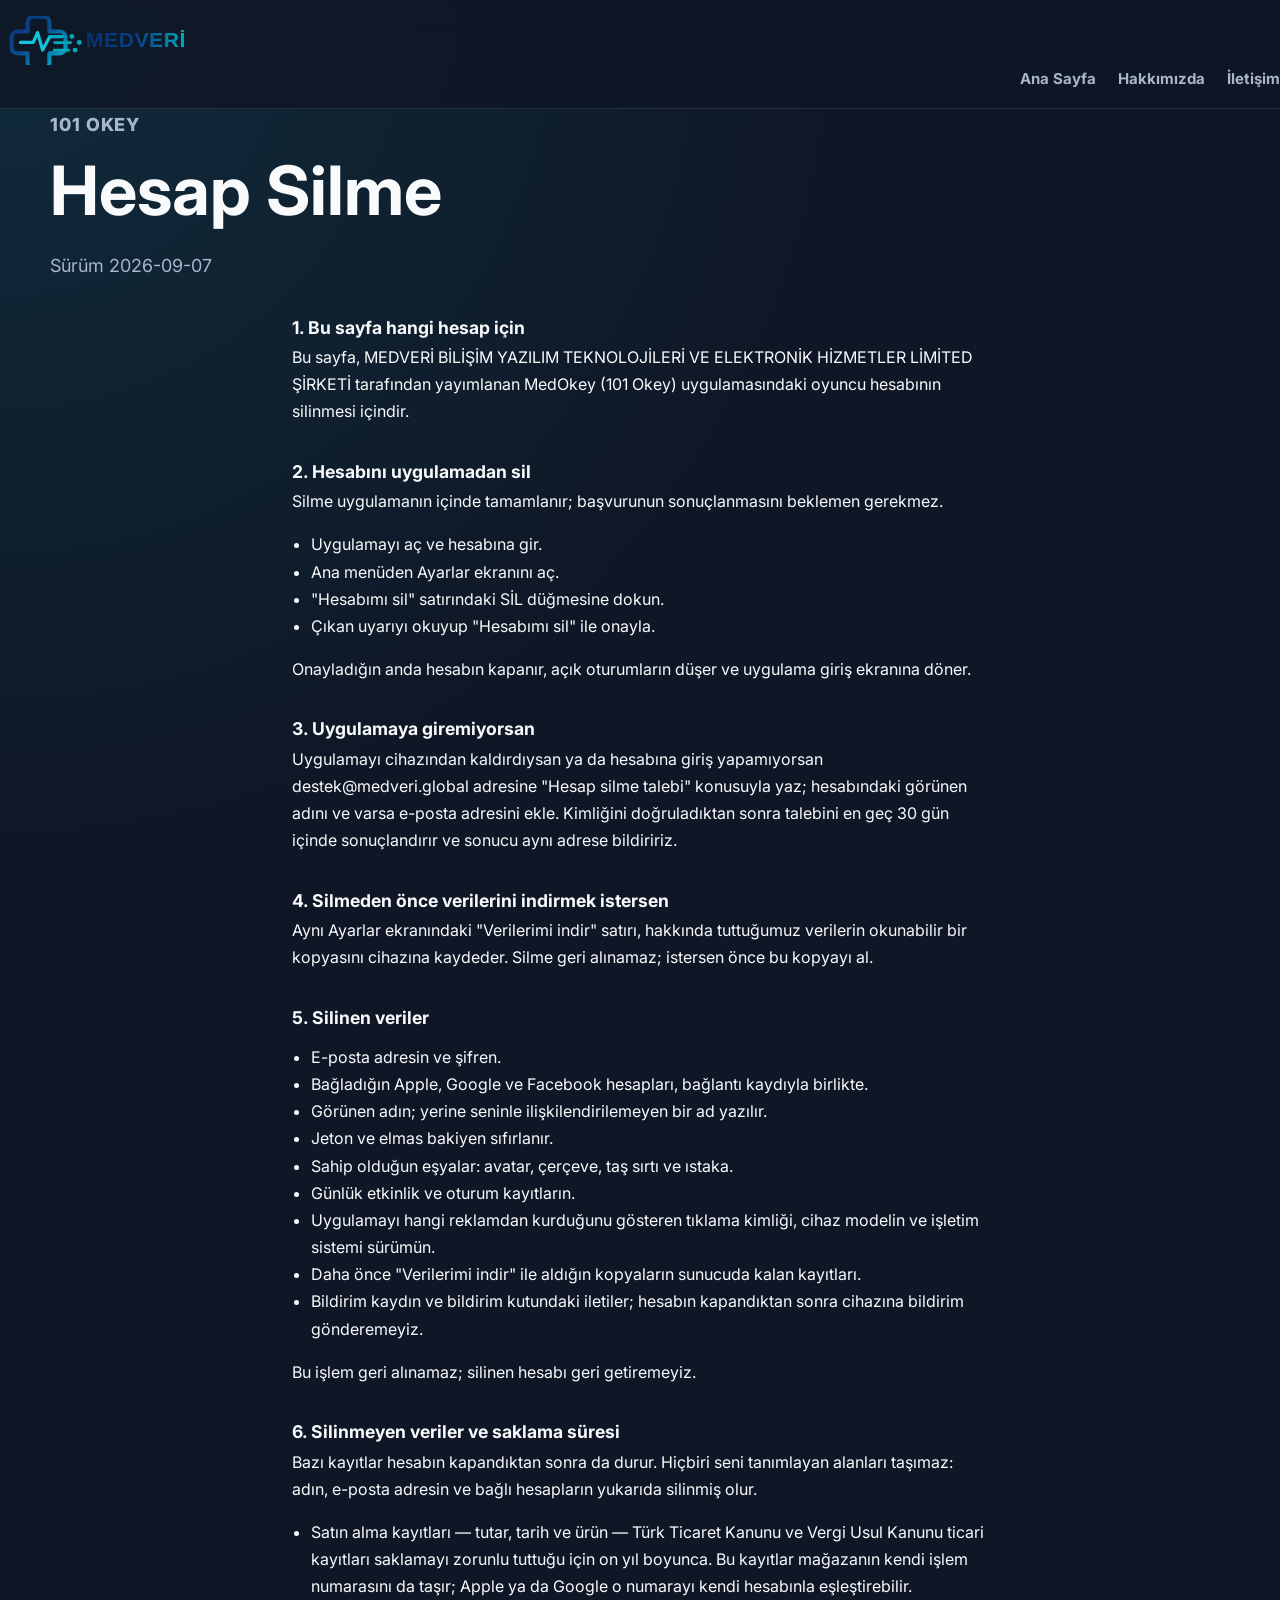
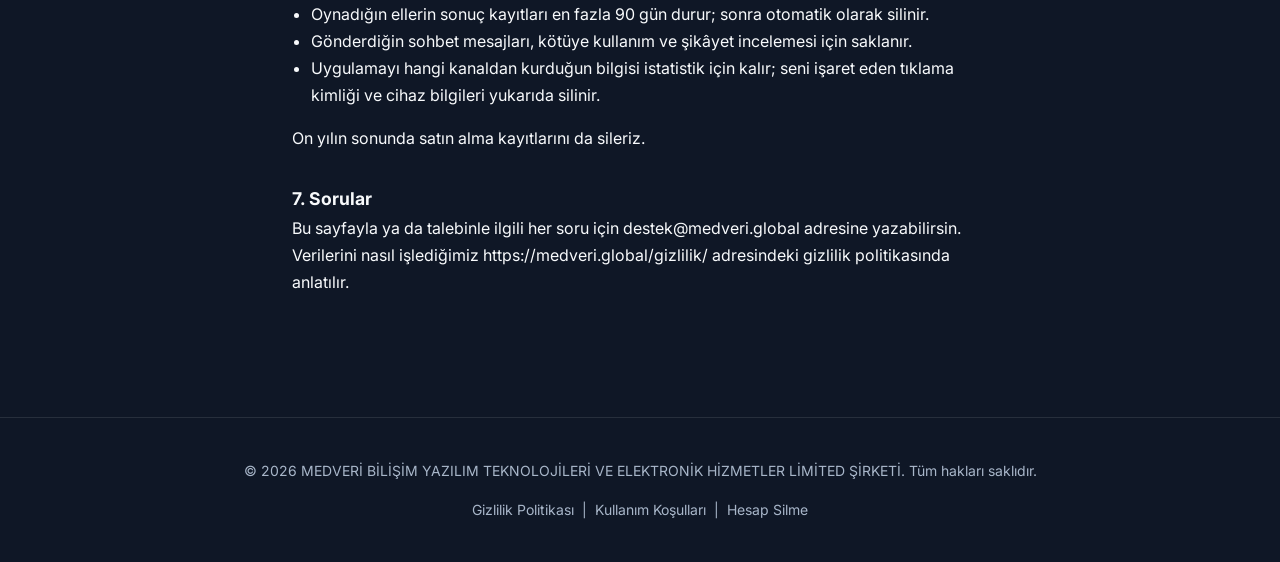
<file: delete/index.html>
<!doctype html>
<html lang="tr">
<head>
  <meta charset="utf-8">
  <meta name="viewport" content="width=device-width, initial-scale=1">
  <title>Hesap Silme - Medveri</title>
  <meta name="description" content="101 Okey hesap silme sayfasi.">
  <link rel="canonical" href="https://medveri.global/hesap-silme/">
  <meta http-equiv="refresh" content="0; url=/hesap-silme/">
  <link rel="icon" type="image/svg+xml" href="/favicon.svg">
  <link rel="stylesheet" href="/style.css">
</head>
<body>
  <main style="max-width:46rem;margin:0 auto;padding:4rem 1.25rem">
    <h1>Hesap Silme</h1>
    <p>Hesap silme sayfasi <a href="/hesap-silme/">medveri.global/hesap-silme</a> adresine tasindi.</p>
  </main>
  <script>location.replace('/hesap-silme/');</script>
</body>
</html>
</file>
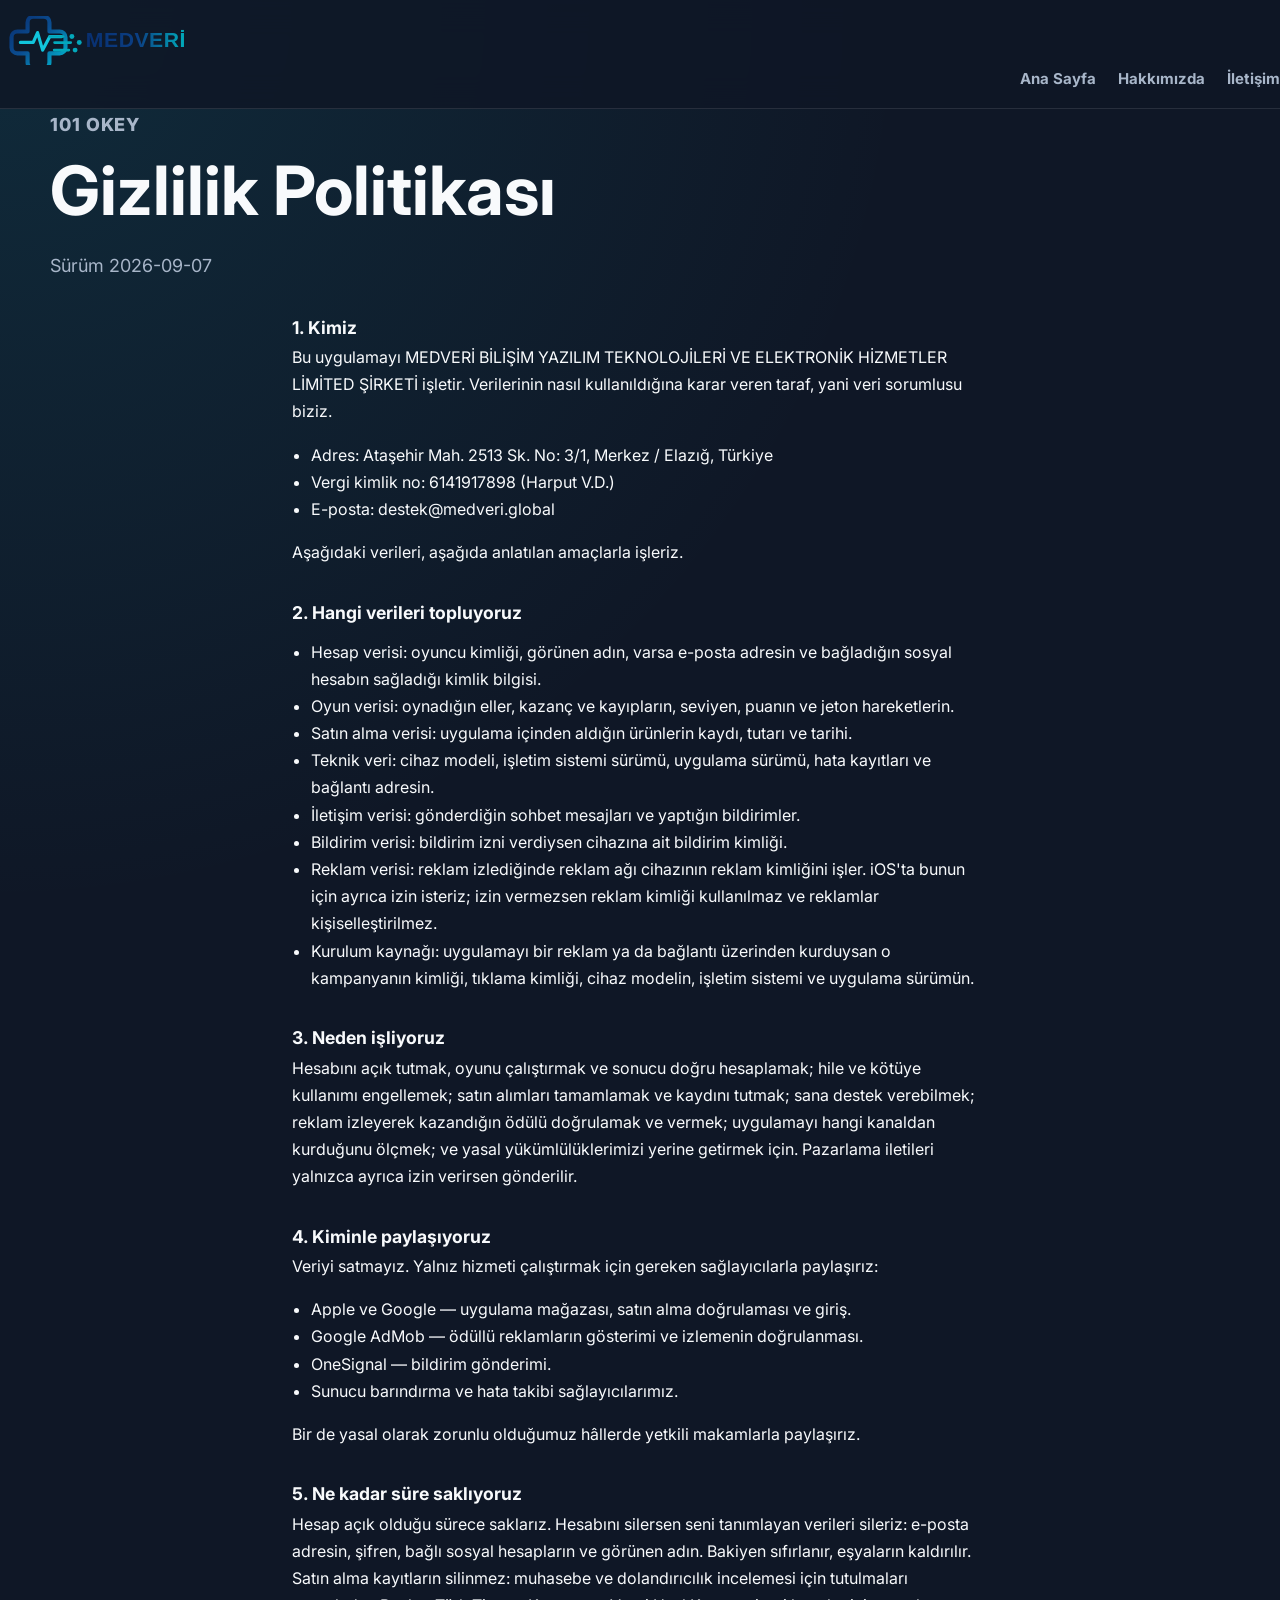
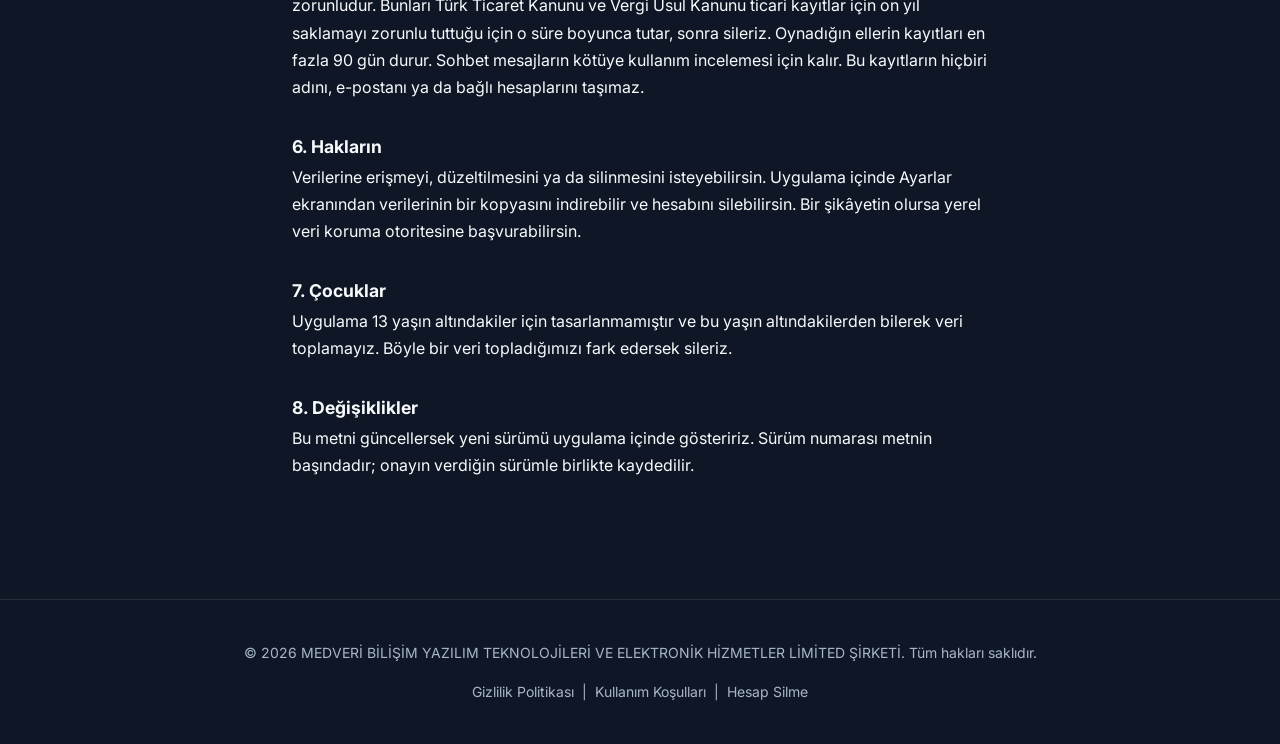
<file: gizlilik/index.html>
<!doctype html>
<html lang="tr">
<head>
  <meta charset="utf-8">
  <meta name="viewport" content="width=device-width, initial-scale=1">
  <title>Gizlilik Politikası - Medveri</title>
  <meta name="description" content="101 Okey gizlilik politikası. S&uuml;r&uuml;m 2026-09-07.">
  <link rel="canonical" href="https://medveri.global/gizlilik/">
  <link rel="icon" type="image/svg+xml" href="/favicon.svg">
  <link rel="alternate icon" type="image/svg+xml" href="/logo.svg">
  <link rel="preconnect" href="https://fonts.googleapis.com">
  <link rel="preconnect" href="https://fonts.gstatic.com" crossorigin>
  <link href="https://fonts.googleapis.com/css2?family=Inter:wght@400;500;600;700;800&display=swap" rel="stylesheet">
  <link rel="stylesheet" href="/style.css">
  <style>
    .legal { max-width: 46rem; margin: 0 auto; padding: 0 1.25rem 4rem; }
    .legal h2 { margin: 2.2rem 0 .4rem; font-size: 1.1rem; }
    .legal p, .legal li { line-height: 1.7; }
    .legal ul { padding-left: 1.2rem; }
    .legal .version { opacity: .7; font-size: .92rem; }
  </style>
</head>
<body>
  <header class="site-header">
    <a class="brand" href="/" aria-label="Medveri ana sayfa">
      <img src="/logo.svg" alt="Medveri">
    </a>
    <nav class="nav" aria-label="Ana menu">
      <a href="/">Ana Sayfa</a>
      <a href="/about/">Hakk&#305;m&#305;zda</a>
      <a href="/contact/">&#304;leti&#351;im</a>
    </nav>
  </header>

  <main>
    <section class="page-hero">
      <p class="eyebrow">101 Okey</p>
      <h1>Gizlilik Politikası</h1>
      <p class="version">S&uuml;r&uuml;m 2026-09-07</p>
    </section>
    <section class="legal">
<h2>1. Kimiz</h2>
<p>Bu uygulamayı MEDVERİ BİLİŞİM YAZILIM TEKNOLOJİLERİ VE ELEKTRONİK HİZMETLER LİMİTED ŞİRKETİ işletir. Verilerinin nasıl kullanıldığına karar veren taraf, yani veri sorumlusu biziz.</p>
<ul><li>Adres: Ataşehir Mah. 2513 Sk. No: 3/1, Merkez / Elazığ, Türkiye</li><li>Vergi kimlik no: 6141917898 (Harput V.D.)</li><li>E-posta: destek@medveri.global</li></ul>
<p>Aşağıdaki verileri, aşağıda anlatılan amaçlarla işleriz.</p>
<h2>2. Hangi verileri topluyoruz</h2>
<ul><li>Hesap verisi: oyuncu kimliği, görünen adın, varsa e-posta adresin ve bağladığın sosyal hesabın sağladığı kimlik bilgisi.</li><li>Oyun verisi: oynadığın eller, kazanç ve kayıpların, seviyen, puanın ve jeton hareketlerin.</li><li>Satın alma verisi: uygulama içinden aldığın ürünlerin kaydı, tutarı ve tarihi.</li><li>Teknik veri: cihaz modeli, işletim sistemi sürümü, uygulama sürümü, hata kayıtları ve bağlantı adresin.</li><li>İletişim verisi: gönderdiğin sohbet mesajları ve yaptığın bildirimler.</li><li>Bildirim verisi: bildirim izni verdiysen cihazına ait bildirim kimliği.</li><li>Reklam verisi: reklam izlediğinde reklam ağı cihazının reklam kimliğini işler. iOS&#x27;ta bunun için ayrıca izin isteriz; izin vermezsen reklam kimliği kullanılmaz ve reklamlar kişiselleştirilmez.</li><li>Kurulum kaynağı: uygulamayı bir reklam ya da bağlantı üzerinden kurduysan o kampanyanın kimliği, tıklama kimliği, cihaz modelin, işletim sistemi ve uygulama sürümün.</li></ul>
<h2>3. Neden işliyoruz</h2>
<p>Hesabını açık tutmak, oyunu çalıştırmak ve sonucu doğru hesaplamak; hile ve kötüye kullanımı engellemek; satın alımları tamamlamak ve kaydını tutmak; sana destek verebilmek; reklam izleyerek kazandığın ödülü doğrulamak ve vermek; uygulamayı hangi kanaldan kurduğunu ölçmek; ve yasal yükümlülüklerimizi yerine getirmek için. Pazarlama iletileri yalnızca ayrıca izin verirsen gönderilir.</p>
<h2>4. Kiminle paylaşıyoruz</h2>
<p>Veriyi satmayız. Yalnız hizmeti çalıştırmak için gereken sağlayıcılarla paylaşırız:</p>
<ul><li>Apple ve Google — uygulama mağazası, satın alma doğrulaması ve giriş.</li><li>Google AdMob — ödüllü reklamların gösterimi ve izlemenin doğrulanması.</li><li>OneSignal — bildirim gönderimi.</li><li>Sunucu barındırma ve hata takibi sağlayıcılarımız.</li></ul>
<p>Bir de yasal olarak zorunlu olduğumuz hâllerde yetkili makamlarla paylaşırız.</p>
<h2>5. Ne kadar süre saklıyoruz</h2>
<p>Hesap açık olduğu sürece saklarız. Hesabını silersen seni tanımlayan verileri sileriz: e-posta adresin, şifren, bağlı sosyal hesapların ve görünen adın. Bakiyen sıfırlanır, eşyaların kaldırılır. Satın alma kayıtların silinmez: muhasebe ve dolandırıcılık incelemesi için tutulmaları zorunludur. Bunları Türk Ticaret Kanunu ve Vergi Usul Kanunu ticari kayıtlar için on yıl saklamayı zorunlu tuttuğu için o süre boyunca tutar, sonra sileriz. Oynadığın ellerin kayıtları en fazla 90 gün durur. Sohbet mesajların kötüye kullanım incelemesi için kalır. Bu kayıtların hiçbiri adını, e-postanı ya da bağlı hesaplarını taşımaz.</p>
<h2>6. Hakların</h2>
<p>Verilerine erişmeyi, düzeltilmesini ya da silinmesini isteyebilirsin. Uygulama içinde Ayarlar ekranından verilerinin bir kopyasını indirebilir ve hesabını silebilirsin. Bir şikâyetin olursa yerel veri koruma otoritesine başvurabilirsin.</p>
<h2>7. Çocuklar</h2>
<p>Uygulama 13 yaşın altındakiler için tasarlanmamıştır ve bu yaşın altındakilerden bilerek veri toplamayız. Böyle bir veri topladığımızı fark edersek sileriz.</p>
<h2>8. Değişiklikler</h2>
<p>Bu metni güncellersek yeni sürümü uygulama içinde gösteririz. Sürüm numarası metnin başındadır; onayın verdiğin sürümle birlikte kaydedilir.</p>
    </section>
  </main>

  <footer class="site-footer">
    <p>&copy; 2026 MEDVER&#304; B&#304;L&#304;&#350;&#304;M YAZILIM TEKNOLOJ&#304;LER&#304; VE ELEKTRON&#304;K H&#304;ZMETLER L&#304;M&#304;TED &#350;&#304;RKET&#304;. T&uuml;m haklar&#305; sakl&#305;d&#305;r.</p>
    <p style="margin:10px 0 0"><a href="/gizlilik/">Gizlilik Politikas&#305;</a> &nbsp;|&nbsp; <a href="/kullanim-kosullari/">Kullan&#305;m Ko&#351;ullar&#305;</a> &nbsp;|&nbsp; <a href="/hesap-silme/">Hesap Silme</a></p>
  </footer>
</body>
</html>
</file>
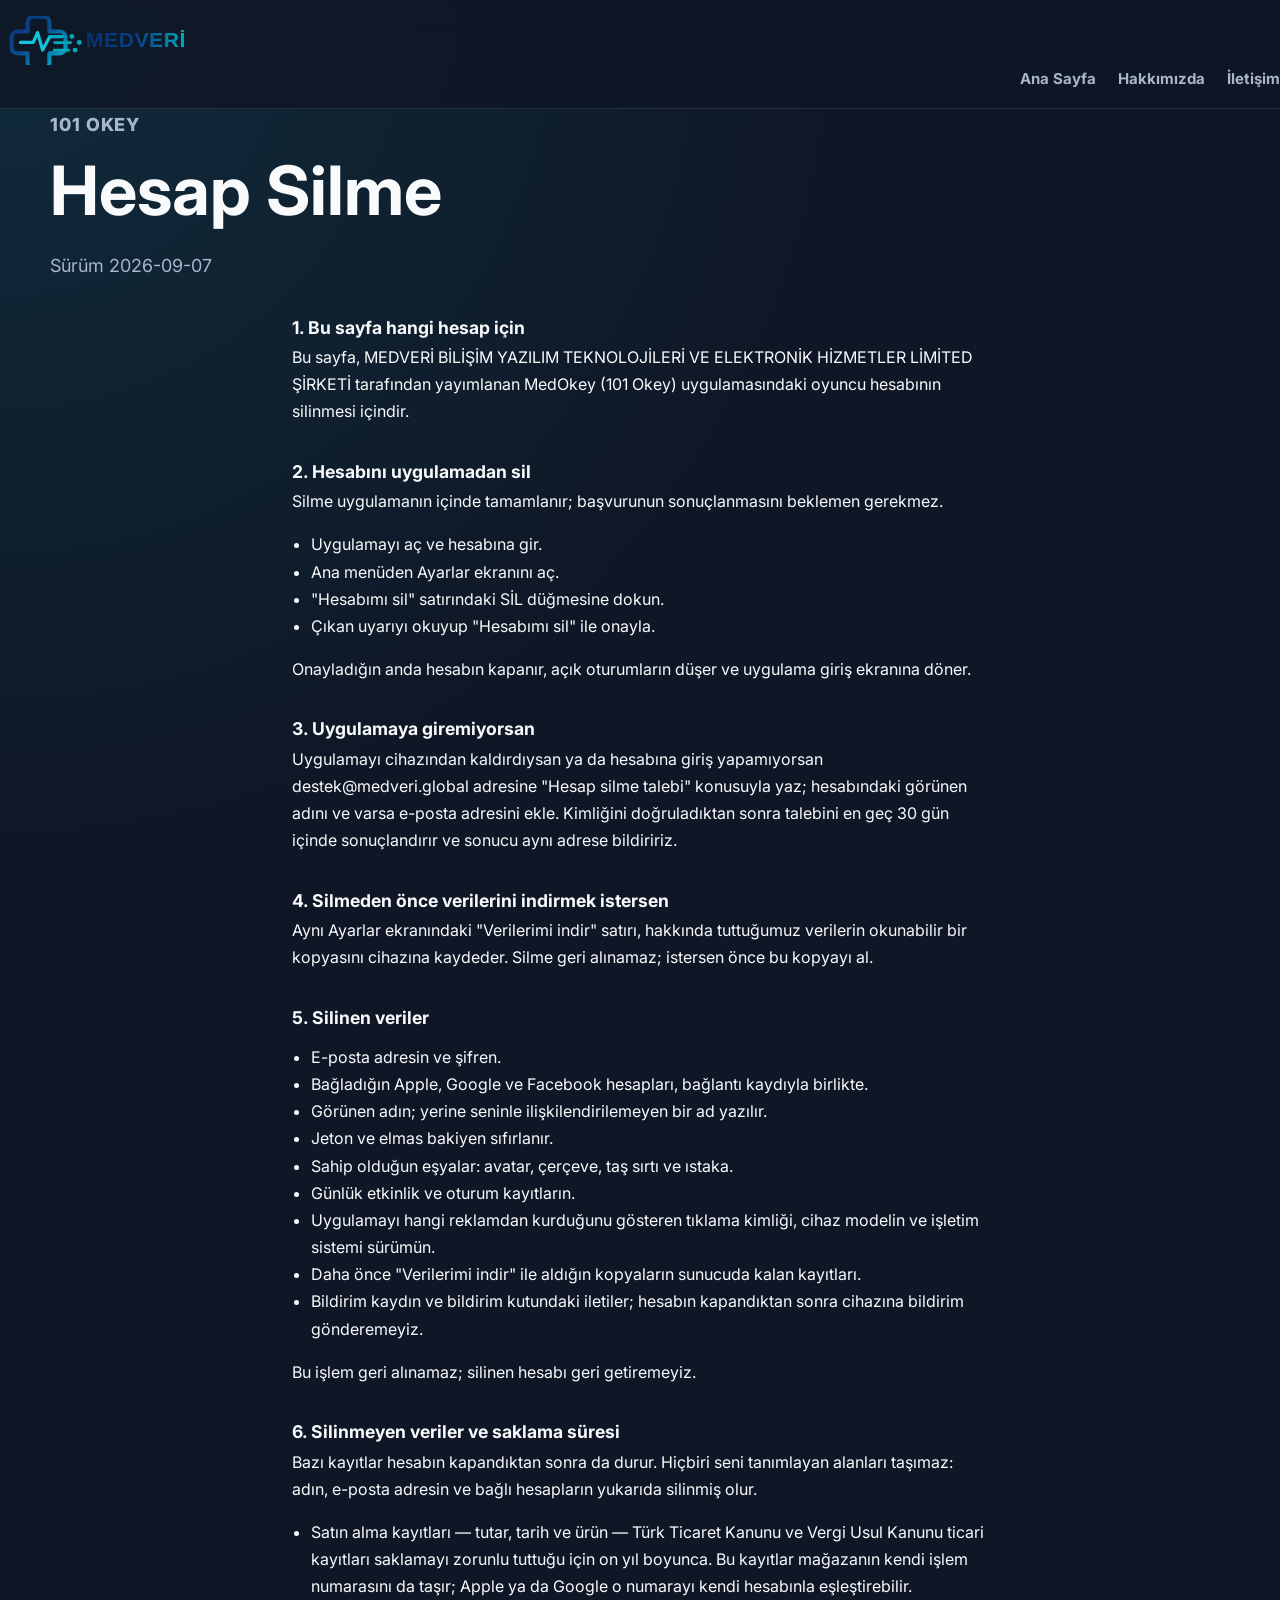
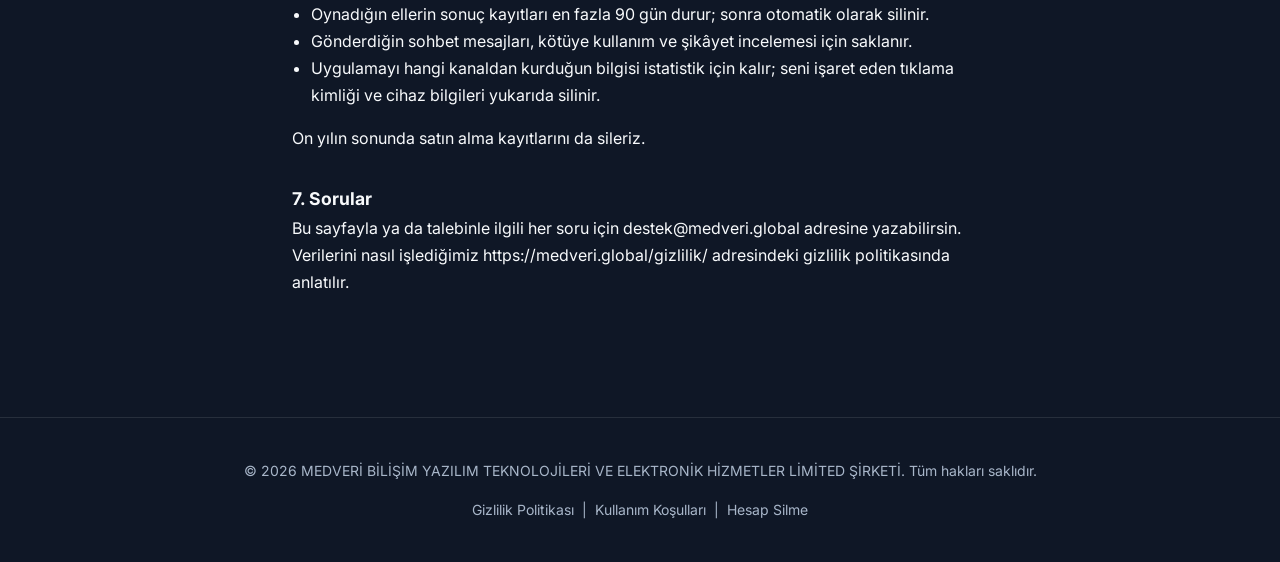
<file: hesap-silme/index.html>
<!doctype html>
<html lang="tr">
<head>
  <meta charset="utf-8">
  <meta name="viewport" content="width=device-width, initial-scale=1">
  <title>Hesap Silme - Medveri</title>
  <meta name="description" content="101 Okey hesap silme. S&uuml;r&uuml;m 2026-09-07.">
  <link rel="canonical" href="https://medveri.global/hesap-silme/">
  <link rel="icon" type="image/svg+xml" href="/favicon.svg">
  <link rel="alternate icon" type="image/svg+xml" href="/logo.svg">
  <link rel="preconnect" href="https://fonts.googleapis.com">
  <link rel="preconnect" href="https://fonts.gstatic.com" crossorigin>
  <link href="https://fonts.googleapis.com/css2?family=Inter:wght@400;500;600;700;800&display=swap" rel="stylesheet">
  <link rel="stylesheet" href="/style.css">
  <style>
    .legal { max-width: 46rem; margin: 0 auto; padding: 0 1.25rem 4rem; }
    .legal h2 { margin: 2.2rem 0 .4rem; font-size: 1.1rem; }
    .legal p, .legal li { line-height: 1.7; }
    .legal ul { padding-left: 1.2rem; }
    .legal .version { opacity: .7; font-size: .92rem; }
  </style>
</head>
<body>
  <header class="site-header">
    <a class="brand" href="/" aria-label="Medveri ana sayfa">
      <img src="/logo.svg" alt="Medveri">
    </a>
    <nav class="nav" aria-label="Ana menu">
      <a href="/">Ana Sayfa</a>
      <a href="/about/">Hakk&#305;m&#305;zda</a>
      <a href="/contact/">&#304;leti&#351;im</a>
    </nav>
  </header>

  <main>
    <section class="page-hero">
      <p class="eyebrow">101 Okey</p>
      <h1>Hesap Silme</h1>
      <p class="version">S&uuml;r&uuml;m 2026-09-07</p>
    </section>
    <section class="legal">
<h2>1. Bu sayfa hangi hesap için</h2>
<p>Bu sayfa, MEDVERİ BİLİŞİM YAZILIM TEKNOLOJİLERİ VE ELEKTRONİK HİZMETLER LİMİTED ŞİRKETİ tarafından yayımlanan MedOkey (101 Okey) uygulamasındaki oyuncu hesabının silinmesi içindir.</p>
<h2>2. Hesabını uygulamadan sil</h2>
<p>Silme uygulamanın içinde tamamlanır; başvurunun sonuçlanmasını beklemen gerekmez.</p>
<ul><li>Uygulamayı aç ve hesabına gir.</li><li>Ana menüden Ayarlar ekranını aç.</li><li>&quot;Hesabımı sil&quot; satırındaki SİL düğmesine dokun.</li><li>Çıkan uyarıyı okuyup &quot;Hesabımı sil&quot; ile onayla.</li></ul>
<p>Onayladığın anda hesabın kapanır, açık oturumların düşer ve uygulama giriş ekranına döner.</p>
<h2>3. Uygulamaya giremiyorsan</h2>
<p>Uygulamayı cihazından kaldırdıysan ya da hesabına giriş yapamıyorsan destek@medveri.global adresine &quot;Hesap silme talebi&quot; konusuyla yaz; hesabındaki görünen adını ve varsa e-posta adresini ekle. Kimliğini doğruladıktan sonra talebini en geç 30 gün içinde sonuçlandırır ve sonucu aynı adrese bildiririz.</p>
<h2>4. Silmeden önce verilerini indirmek istersen</h2>
<p>Aynı Ayarlar ekranındaki &quot;Verilerimi indir&quot; satırı, hakkında tuttuğumuz verilerin okunabilir bir kopyasını cihazına kaydeder. Silme geri alınamaz; istersen önce bu kopyayı al.</p>
<h2>5. Silinen veriler</h2>
<ul><li>E-posta adresin ve şifren.</li><li>Bağladığın Apple, Google ve Facebook hesapları, bağlantı kaydıyla birlikte.</li><li>Görünen adın; yerine seninle ilişkilendirilemeyen bir ad yazılır.</li><li>Jeton ve elmas bakiyen sıfırlanır.</li><li>Sahip olduğun eşyalar: avatar, çerçeve, taş sırtı ve ıstaka.</li><li>Günlük etkinlik ve oturum kayıtların.</li><li>Uygulamayı hangi reklamdan kurduğunu gösteren tıklama kimliği, cihaz modelin ve işletim sistemi sürümün.</li><li>Daha önce &quot;Verilerimi indir&quot; ile aldığın kopyaların sunucuda kalan kayıtları.</li><li>Bildirim kaydın ve bildirim kutundaki iletiler; hesabın kapandıktan sonra cihazına bildirim gönderemeyiz.</li></ul>
<p>Bu işlem geri alınamaz; silinen hesabı geri getiremeyiz.</p>
<h2>6. Silinmeyen veriler ve saklama süresi</h2>
<p>Bazı kayıtlar hesabın kapandıktan sonra da durur. Hiçbiri seni tanımlayan alanları taşımaz: adın, e-posta adresin ve bağlı hesapların yukarıda silinmiş olur.</p>
<ul><li>Satın alma kayıtları — tutar, tarih ve ürün — Türk Ticaret Kanunu ve Vergi Usul Kanunu ticari kayıtları saklamayı zorunlu tuttuğu için on yıl boyunca. Bu kayıtlar mağazanın kendi işlem numarasını da taşır; Apple ya da Google o numarayı kendi hesabınla eşleştirebilir.</li><li>Oynadığın ellerin sonuç kayıtları en fazla 90 gün durur; sonra otomatik olarak silinir.</li><li>Gönderdiğin sohbet mesajları, kötüye kullanım ve şikâyet incelemesi için saklanır.</li><li>Uygulamayı hangi kanaldan kurduğun bilgisi istatistik için kalır; seni işaret eden tıklama kimliği ve cihaz bilgileri yukarıda silinir.</li></ul>
<p>On yılın sonunda satın alma kayıtlarını da sileriz.</p>
<h2>7. Sorular</h2>
<p>Bu sayfayla ya da talebinle ilgili her soru için destek@medveri.global adresine yazabilirsin. Verilerini nasıl işlediğimiz https://medveri.global/gizlilik/ adresindeki gizlilik politikasında anlatılır.</p>
    </section>
  </main>

  <footer class="site-footer">
    <p>&copy; 2026 MEDVER&#304; B&#304;L&#304;&#350;&#304;M YAZILIM TEKNOLOJ&#304;LER&#304; VE ELEKTRON&#304;K H&#304;ZMETLER L&#304;M&#304;TED &#350;&#304;RKET&#304;. T&uuml;m haklar&#305; sakl&#305;d&#305;r.</p>
    <p style="margin:10px 0 0"><a href="/gizlilik/">Gizlilik Politikas&#305;</a> &nbsp;|&nbsp; <a href="/kullanim-kosullari/">Kullan&#305;m Ko&#351;ullar&#305;</a> &nbsp;|&nbsp; <a href="/hesap-silme/">Hesap Silme</a></p>
  </footer>
</body>
</html>
</file>
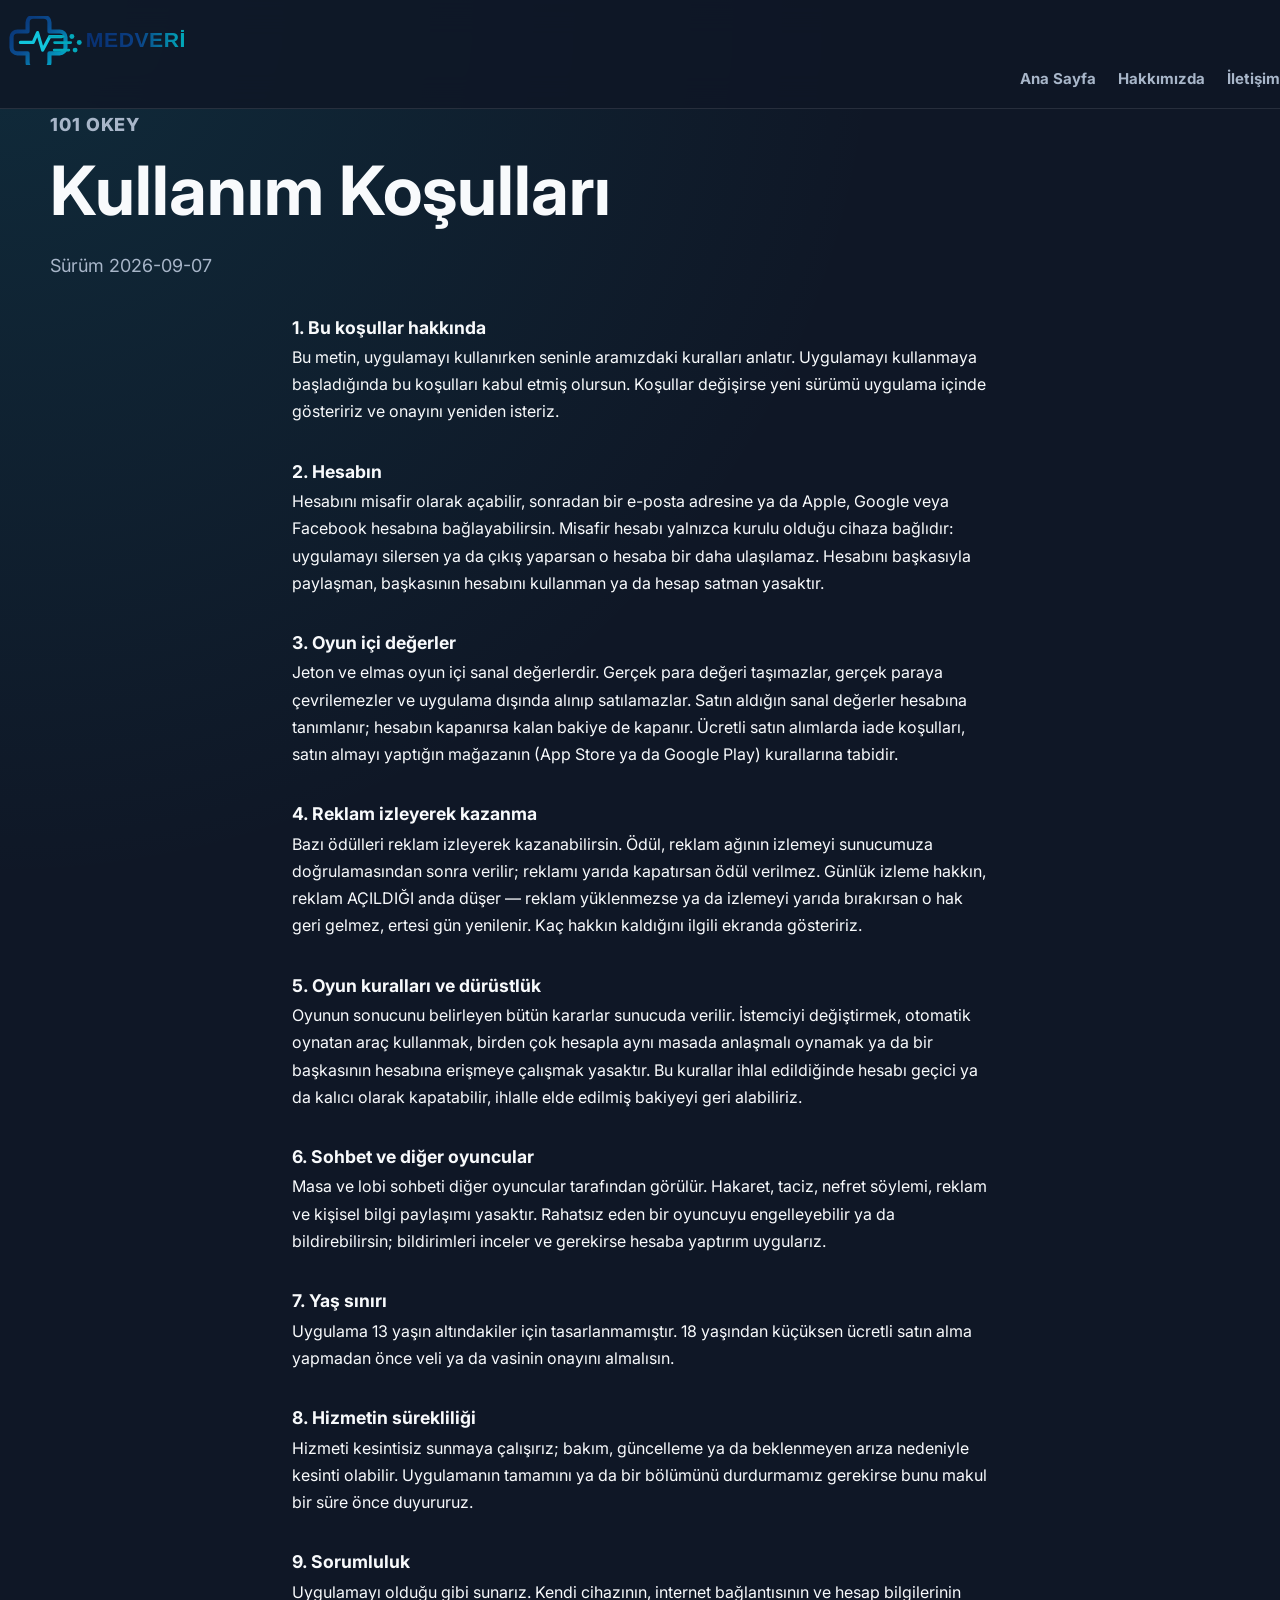
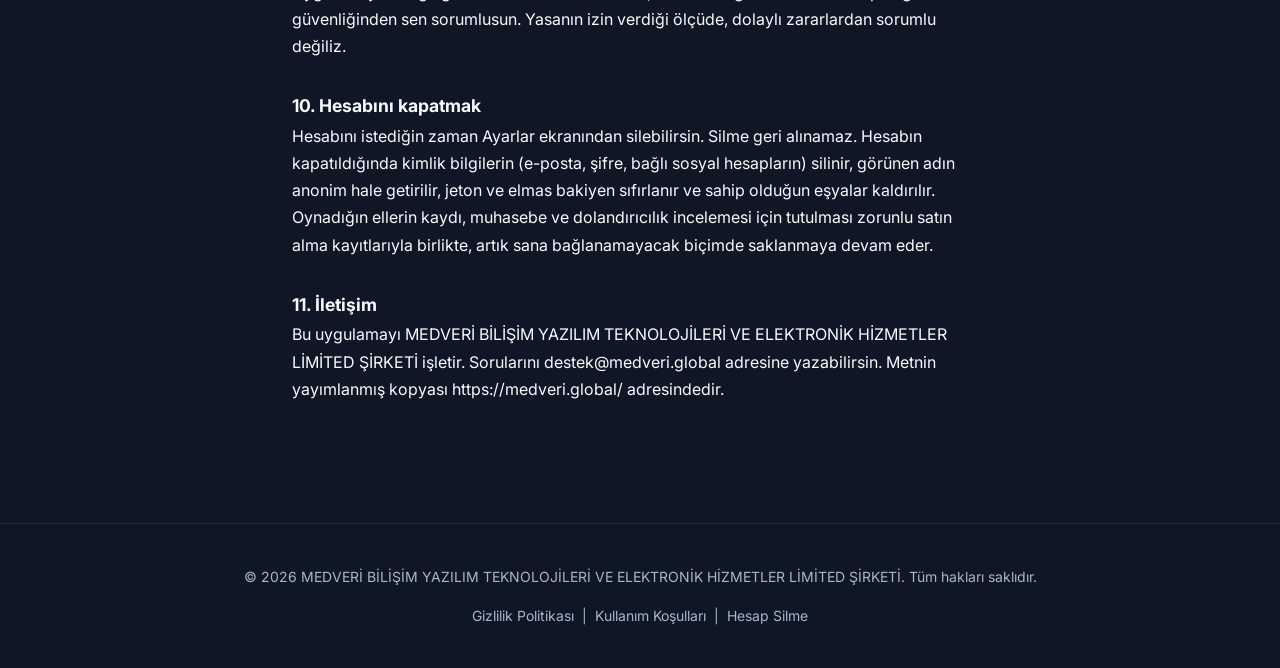
<file: kullanim-kosullari/index.html>
<!doctype html>
<html lang="tr">
<head>
  <meta charset="utf-8">
  <meta name="viewport" content="width=device-width, initial-scale=1">
  <title>Kullanım Koşulları - Medveri</title>
  <meta name="description" content="101 Okey kullanım koşulları. S&uuml;r&uuml;m 2026-09-07.">
  <link rel="canonical" href="https://medveri.global/kullanim-kosullari/">
  <link rel="icon" type="image/svg+xml" href="/favicon.svg">
  <link rel="alternate icon" type="image/svg+xml" href="/logo.svg">
  <link rel="preconnect" href="https://fonts.googleapis.com">
  <link rel="preconnect" href="https://fonts.gstatic.com" crossorigin>
  <link href="https://fonts.googleapis.com/css2?family=Inter:wght@400;500;600;700;800&display=swap" rel="stylesheet">
  <link rel="stylesheet" href="/style.css">
  <style>
    .legal { max-width: 46rem; margin: 0 auto; padding: 0 1.25rem 4rem; }
    .legal h2 { margin: 2.2rem 0 .4rem; font-size: 1.1rem; }
    .legal p, .legal li { line-height: 1.7; }
    .legal ul { padding-left: 1.2rem; }
    .legal .version { opacity: .7; font-size: .92rem; }
  </style>
</head>
<body>
  <header class="site-header">
    <a class="brand" href="/" aria-label="Medveri ana sayfa">
      <img src="/logo.svg" alt="Medveri">
    </a>
    <nav class="nav" aria-label="Ana menu">
      <a href="/">Ana Sayfa</a>
      <a href="/about/">Hakk&#305;m&#305;zda</a>
      <a href="/contact/">&#304;leti&#351;im</a>
    </nav>
  </header>

  <main>
    <section class="page-hero">
      <p class="eyebrow">101 Okey</p>
      <h1>Kullanım Koşulları</h1>
      <p class="version">S&uuml;r&uuml;m 2026-09-07</p>
    </section>
    <section class="legal">
<h2>1. Bu koşullar hakkında</h2>
<p>Bu metin, uygulamayı kullanırken seninle aramızdaki kuralları anlatır. Uygulamayı kullanmaya başladığında bu koşulları kabul etmiş olursun. Koşullar değişirse yeni sürümü uygulama içinde gösteririz ve onayını yeniden isteriz.</p>
<h2>2. Hesabın</h2>
<p>Hesabını misafir olarak açabilir, sonradan bir e-posta adresine ya da Apple, Google veya Facebook hesabına bağlayabilirsin. Misafir hesabı yalnızca kurulu olduğu cihaza bağlıdır: uygulamayı silersen ya da çıkış yaparsan o hesaba bir daha ulaşılamaz. Hesabını başkasıyla paylaşman, başkasının hesabını kullanman ya da hesap satman yasaktır.</p>
<h2>3. Oyun içi değerler</h2>
<p>Jeton ve elmas oyun içi sanal değerlerdir. Gerçek para değeri taşımazlar, gerçek paraya çevrilemezler ve uygulama dışında alınıp satılamazlar. Satın aldığın sanal değerler hesabına tanımlanır; hesabın kapanırsa kalan bakiye de kapanır. Ücretli satın alımlarda iade koşulları, satın almayı yaptığın mağazanın (App Store ya da Google Play) kurallarına tabidir.</p>
<h2>4. Reklam izleyerek kazanma</h2>
<p>Bazı ödülleri reklam izleyerek kazanabilirsin. Ödül, reklam ağının izlemeyi sunucumuza doğrulamasından sonra verilir; reklamı yarıda kapatırsan ödül verilmez. Günlük izleme hakkın, reklam AÇILDIĞI anda düşer — reklam yüklenmezse ya da izlemeyi yarıda bırakırsan o hak geri gelmez, ertesi gün yenilenir. Kaç hakkın kaldığını ilgili ekranda gösteririz.</p>
<h2>5. Oyun kuralları ve dürüstlük</h2>
<p>Oyunun sonucunu belirleyen bütün kararlar sunucuda verilir. İstemciyi değiştirmek, otomatik oynatan araç kullanmak, birden çok hesapla aynı masada anlaşmalı oynamak ya da bir başkasının hesabına erişmeye çalışmak yasaktır. Bu kurallar ihlal edildiğinde hesabı geçici ya da kalıcı olarak kapatabilir, ihlalle elde edilmiş bakiyeyi geri alabiliriz.</p>
<h2>6. Sohbet ve diğer oyuncular</h2>
<p>Masa ve lobi sohbeti diğer oyuncular tarafından görülür. Hakaret, taciz, nefret söylemi, reklam ve kişisel bilgi paylaşımı yasaktır. Rahatsız eden bir oyuncuyu engelleyebilir ya da bildirebilirsin; bildirimleri inceler ve gerekirse hesaba yaptırım uygularız.</p>
<h2>7. Yaş sınırı</h2>
<p>Uygulama 13 yaşın altındakiler için tasarlanmamıştır. 18 yaşından küçüksen ücretli satın alma yapmadan önce veli ya da vasinin onayını almalısın.</p>
<h2>8. Hizmetin sürekliliği</h2>
<p>Hizmeti kesintisiz sunmaya çalışırız; bakım, güncelleme ya da beklenmeyen arıza nedeniyle kesinti olabilir. Uygulamanın tamamını ya da bir bölümünü durdurmamız gerekirse bunu makul bir süre önce duyururuz.</p>
<h2>9. Sorumluluk</h2>
<p>Uygulamayı olduğu gibi sunarız. Kendi cihazının, internet bağlantısının ve hesap bilgilerinin güvenliğinden sen sorumlusun. Yasanın izin verdiği ölçüde, dolaylı zararlardan sorumlu değiliz.</p>
<h2>10. Hesabını kapatmak</h2>
<p>Hesabını istediğin zaman Ayarlar ekranından silebilirsin. Silme geri alınamaz. Hesabın kapatıldığında kimlik bilgilerin (e-posta, şifre, bağlı sosyal hesapların) silinir, görünen adın anonim hale getirilir, jeton ve elmas bakiyen sıfırlanır ve sahip olduğun eşyalar kaldırılır. Oynadığın ellerin kaydı, muhasebe ve dolandırıcılık incelemesi için tutulması zorunlu satın alma kayıtlarıyla birlikte, artık sana bağlanamayacak biçimde saklanmaya devam eder.</p>
<h2>11. İletişim</h2>
<p>Bu uygulamayı MEDVERİ BİLİŞİM YAZILIM TEKNOLOJİLERİ VE ELEKTRONİK HİZMETLER LİMİTED ŞİRKETİ işletir. Sorularını destek@medveri.global adresine yazabilirsin. Metnin yayımlanmış kopyası https://medveri.global/ adresindedir.</p>
    </section>
  </main>

  <footer class="site-footer">
    <p>&copy; 2026 MEDVER&#304; B&#304;L&#304;&#350;&#304;M YAZILIM TEKNOLOJ&#304;LER&#304; VE ELEKTRON&#304;K H&#304;ZMETLER L&#304;M&#304;TED &#350;&#304;RKET&#304;. T&uuml;m haklar&#305; sakl&#305;d&#305;r.</p>
    <p style="margin:10px 0 0"><a href="/gizlilik/">Gizlilik Politikas&#305;</a> &nbsp;|&nbsp; <a href="/kullanim-kosullari/">Kullan&#305;m Ko&#351;ullar&#305;</a> &nbsp;|&nbsp; <a href="/hesap-silme/">Hesap Silme</a></p>
  </footer>
</body>
</html>
</file>
<file: style.css>
:root {
  color-scheme: dark;
  --bg: #0f1726;
  --panel: #172235;
  --panel-2: #1d2a40;
  --text: #f8fafc;
  --muted: #a8b6c9;
  --line: rgba(255, 255, 255, 0.1);
  --blue: #0d4c93;
  --cyan: #15bfd6;
  --accent: #0ea5e9;
  --radius: 12px;
  --transition: all 0.3s cubic-bezier(0.4, 0, 0.2, 1);
}

/* ── LIGHT MODE ── */
[data-theme="light"] {
  color-scheme: light;
  --bg: #eef2f7;
  --panel: #ffffff;
  --panel-2: #dde5ef;
  --text: #1a202c;
  --muted: #4a5568;
  --line: rgba(0, 0, 0, 0.1);
  --blue: #1a56db;
  --cyan: #0694a2;
  --accent: #0284c7;
}

[data-theme="light"] body {
  background: radial-gradient(circle at top left, rgba(6, 148, 162, 0.07), transparent 34%), var(--bg);
}

[data-theme="light"] .site-header {
  background: rgba(238, 242, 247, 0.88);
}

[data-theme="light"] .game-card,
[data-theme="light"] .feature-card,
[data-theme="light"] .content-panel,
[data-theme="light"] .contact-panel,
[data-theme="light"] .company-info-panel {
  background: rgba(255, 255, 255, 0.9);
  box-shadow: 0 8px 30px rgba(0, 0, 0, 0.08);
}

[data-theme="light"] .game-cover {
  background: #dde5ef;
}

[data-theme="light"] .modal-container {
  background: #f8fafc;
}

[data-theme="light"] .gallery-item {
  background: #eef2f7;
}

[data-theme="light"] input,
[data-theme="light"] textarea {
  background: #f8fafc;
  color: var(--text);
}

[data-theme="light"] .section-heading h2 {
  background: linear-gradient(to right, var(--text), var(--muted));
  -webkit-background-clip: text;
  -webkit-text-fill-color: transparent;
}

/* ── RESET ── */
*, *::before, *::after { box-sizing: border-box; }

html {
  scroll-behavior: smooth;
  scroll-padding-top: 90px;
}

body {
  margin: 0;
  min-height: 100vh;
  overflow-x: hidden;
  background: radial-gradient(circle at top left, rgba(21, 191, 214, 0.12), transparent 34%), var(--bg);
  color: var(--text);
  font-family: Inter, Arial, sans-serif;
  letter-spacing: 0;
}

body.modal-open { overflow: hidden; }

a { color: inherit; text-decoration: none; }

/* ── HEADER ── */
.site-header {
  position: sticky;
  top: 0;
  z-index: 100;
  width: 100%;
  background: rgba(15, 23, 38, 0.85);
  backdrop-filter: blur(16px);
  -webkit-backdrop-filter: blur(16px);
  border-bottom: 1px solid var(--line);
  padding: 16px 0;
  transition: var(--transition);
}

.header-container {
  width: min(1180px, calc(100% - 32px));
  margin: 0 auto;
  display: flex;
  align-items: center;
  justify-content: space-between;
  gap: 16px;
}

.brand img {
  width: 200px;
  max-width: 40vw;
  height: auto;
  display: block;
}

.nav {
  display: flex;
  gap: 22px;
  align-items: center;
  flex-wrap: wrap;
  justify-content: flex-end;
}

.nav a {
  color: var(--muted);
  font-weight: 700;
  font-size: 15px;
  position: relative;
  padding: 4px 0;
  transition: color 0.2s ease;
}

.nav a::after {
  content: '';
  position: absolute;
  bottom: -2px;
  left: 0;
  width: 0;
  height: 2px;
  background: var(--cyan);
  transition: width 0.2s ease;
}

.nav a:hover,
.nav a[aria-current="page"] { color: var(--text); }

.nav a:hover::after,
.nav a[aria-current="page"]::after { width: 100%; }

/* ── HEADER CONTROLS (Lang + Theme) ── */
.header-controls {
  display: flex;
  align-items: center;
  gap: 6px;
  flex-shrink: 0;
}

.ctrl-btn {
  padding: 5px 12px;
  border-radius: 6px;
  border: 1px solid var(--line);
  background: rgba(255, 255, 255, 0.05);
  color: var(--muted);
  font-family: inherit;
  font-size: 13px;
  font-weight: 700;
  cursor: pointer;
  transition: var(--transition);
  line-height: 1.5;
}

[data-theme="light"] .ctrl-btn {
  background: rgba(0, 0, 0, 0.04);
}

.ctrl-btn:hover {
  background: rgba(21, 191, 214, 0.1);
  color: var(--cyan);
  border-color: rgba(21, 191, 214, 0.4);
}

.ctrl-btn.active {
  background: rgba(21, 191, 214, 0.15);
  color: var(--cyan);
  border-color: var(--cyan);
}

.ctrl-divider {
  width: 1px;
  height: 18px;
  background: var(--line);
  margin: 0 2px;
}

main {
  width: min(1180px, calc(100% - 32px));
  margin: 0 auto;
}

/* ── SCROLL REVEAL ── */
.hero, .section {
  opacity: 0;
  transform: translateY(30px);
  transition: opacity 1s cubic-bezier(0.16, 1, 0.3, 1), transform 1s cubic-bezier(0.16, 1, 0.3, 1);
  will-change: transform, opacity;
}

.hero.revealed, .section.revealed {
  opacity: 1;
  transform: translateY(0);
}

/* ── HERO ── */
.hero {
  min-height: auto;
  display: grid;
  grid-template-columns: minmax(0, 0.98fr) minmax(300px, 1.02fr);
  gap: 44px;
  align-items: center;
  padding: 74px 0 78px;
}

.hero-copy, .page-hero { max-width: 760px; }

.eyebrow {
  margin: 0 0 14px;
  color: var(--cyan);
  font-size: 14px;
  font-weight: 800;
  text-transform: uppercase;
  letter-spacing: 0.05em;
}

h1, h2, h3, p { margin-top: 0; }

h1 {
  font-size: clamp(42px, 5.4vw, 68px);
  line-height: 1.05;
  margin-bottom: 24px;
  max-width: 720px;
}

.hero-copy p,
.page-hero p,
.section-heading p,
.content-panel p {
  color: var(--muted);
  font-size: 18px;
  line-height: 1.75;
}

.hero-actions {
  display: flex;
  gap: 14px;
  flex-wrap: wrap;
  margin-top: 30px;
}

.button {
  border: 1px solid var(--line);
  border-radius: 8px;
  padding: 14px 20px;
  font-weight: 800;
  cursor: pointer;
  display: inline-flex;
  align-items: center;
  justify-content: center;
  transition: var(--transition);
}

.button.primary {
  background: linear-gradient(135deg, var(--blue), var(--cyan));
  color: #fff;
  border: 0;
  box-shadow: 0 4px 20px rgba(21, 191, 214, 0.25);
}

.button.primary:hover {
  transform: translateY(-2px);
  box-shadow: 0 6px 24px rgba(21, 191, 214, 0.4);
}

.button.ghost {
  color: var(--text);
  background: rgba(255, 255, 255, 0.04);
}

.button.ghost:hover {
  background: rgba(255, 255, 255, 0.08);
  border-color: rgba(255, 255, 255, 0.2);
}

.hero-mark {
  background: #ffffff;
  border-radius: var(--radius);
  padding: 34px;
  box-shadow: 0 24px 70px rgba(0, 0, 0, 0.26);
}

.hero-mark img {
  display: block;
  width: 100%;
  height: auto;
}

/* ── SECTIONS ── */
.section {
  padding: 80px 0;
  border-bottom: 1px solid var(--line);
}

.section-heading {
  max-width: 720px;
  margin-bottom: 40px;
}

.section-heading h2 {
  font-size: clamp(32px, 4.5vw, 48px);
  margin-bottom: 16px;
  background: linear-gradient(to right, var(--text), var(--muted));
  -webkit-background-clip: text;
  -webkit-text-fill-color: transparent;
}

/* ── FEATURE CARDS ── */
.feature-grid {
  display: grid;
  grid-template-columns: repeat(3, minmax(0, 1fr));
  gap: 20px;
}

.feature-grid.compact { margin-top: 24px; }

.feature-card,
.content-panel,
.contact-panel {
  background: rgba(23, 34, 53, 0.65);
  border: 1px solid var(--line);
  border-radius: var(--radius);
  box-shadow: 0 18px 46px rgba(0, 0, 0, 0.14);
  backdrop-filter: blur(8px);
}

.feature-card {
  padding: 28px;
  transition: var(--transition);
}

.feature-card:hover {
  transform: translateY(-4px);
  border-color: rgba(21, 191, 214, 0.3);
  background: rgba(29, 42, 64, 0.8);
}

.feature-card h3 {
  font-size: 22px;
  margin-bottom: 12px;
  color: var(--text);
}

.feature-card p {
  color: var(--muted);
  line-height: 1.65;
  margin-bottom: 0;
  font-size: 15px;
}

.content-panel {
  padding: 36px;
  margin-bottom: 40px;
}

.content-panel p { margin-bottom: 18px; }
.content-panel p:last-child { margin-bottom: 0; }

/* ── COMPANY INFO PANEL ── */
.company-info-panel {
  background: rgba(23, 34, 53, 0.65);
  border: 1px solid var(--line);
  border-radius: var(--radius);
  padding: 32px;
  margin-top: 28px;
  backdrop-filter: blur(8px);
  box-shadow: 0 18px 46px rgba(0, 0, 0, 0.14);
}

.company-info-label {
  font-size: 12px !important;
  font-weight: 800 !important;
  color: var(--cyan) !important;
  text-transform: uppercase !important;
  letter-spacing: 0.1em !important;
  margin-bottom: 20px !important;
  -webkit-text-fill-color: var(--cyan) !important;
}

.company-info-grid {
  display: grid;
  grid-template-columns: repeat(auto-fill, minmax(240px, 1fr));
  gap: 20px;
}

.info-item {
  display: flex;
  flex-direction: column;
  gap: 5px;
}

.info-item.full-width { grid-column: 1 / -1; }

.info-label {
  font-size: 11px;
  font-weight: 700;
  color: var(--cyan);
  text-transform: uppercase;
  letter-spacing: 0.08em;
}

.info-value {
  font-size: 15px;
  color: var(--text);
  font-weight: 500;
  line-height: 1.5;
}

/* ── GAMES SECTION ── */
.games-grid {
  display: grid;
  grid-template-columns: repeat(auto-fill, minmax(320px, 1fr));
  gap: 24px;
  margin-top: 30px;
}

.game-card {
  background: rgba(23, 34, 53, 0.65);
  border: 1px solid var(--line);
  border-radius: var(--radius);
  overflow: hidden;
  box-shadow: 0 10px 30px rgba(0, 0, 0, 0.15);
  cursor: pointer;
  transition: var(--transition);
  display: flex;
  flex-direction: column;
}

.game-card:hover {
  transform: translateY(-6px);
  box-shadow: 0 20px 40px rgba(21, 191, 214, 0.15);
  border-color: rgba(21, 191, 214, 0.3);
  background: rgba(29, 42, 64, 0.8);
}

.game-cover {
  position: relative;
  width: 100%;
  padding-top: 65%;
  overflow: hidden;
  background: #0b111e;
  border-bottom: 1px solid var(--line);
}

/* Portrait/vertical images fix: contain instead of cover */
.game-cover img {
  position: absolute;
  top: 0;
  left: 0;
  width: 100%;
  height: 100%;
  object-fit: contain;
  object-position: center;
  transition: transform 0.5s cubic-bezier(0.4, 0, 0.2, 1);
}

.game-card:hover .game-cover img { transform: scale(1.04); }

.cover-overlay {
  position: absolute;
  top: 0; left: 0;
  width: 100%; height: 100%;
  background: rgba(15, 23, 38, 0.5);
  backdrop-filter: blur(4px);
  -webkit-backdrop-filter: blur(4px);
  display: flex;
  align-items: center;
  justify-content: center;
  opacity: 0;
  transition: opacity 0.3s ease;
}

.game-card:hover .cover-overlay { opacity: 1; }

.cover-overlay span {
  background: var(--cyan);
  color: #0f1726;
  padding: 10px 20px;
  border-radius: 30px;
  font-weight: 800;
  font-size: 13px;
  letter-spacing: 0.05em;
  text-transform: uppercase;
  box-shadow: 0 4px 15px rgba(21, 191, 214, 0.4);
}

.game-info {
  padding: 24px;
  flex-grow: 1;
  display: flex;
  flex-direction: column;
}

.game-info h3 {
  margin: 0 0 10px;
  font-size: 20px;
  font-weight: 700;
  color: var(--text);
}

.game-info p {
  margin: 0;
  color: var(--muted);
  font-size: 15px;
  line-height: 1.6;
}

/* ── MODALS ── */
.modal-overlay {
  position: fixed;
  top: 0; left: 0;
  width: 100%; height: 100%;
  background: rgba(10, 15, 26, 0.75);
  backdrop-filter: blur(16px);
  -webkit-backdrop-filter: blur(16px);
  z-index: 1000;
  display: flex;
  align-items: center;
  justify-content: center;
  opacity: 0;
  visibility: hidden;
  transition: opacity 0.3s ease, visibility 0.3s ease;
  padding: 20px;
}

.modal-overlay.active { opacity: 1; visibility: visible; }

.modal-container {
  background: var(--panel);
  border: 1px solid var(--line);
  width: 100%;
  max-width: 960px;
  max-height: 85vh;
  border-radius: 16px;
  padding: 36px;
  position: relative;
  box-shadow: 0 25px 60px rgba(0, 0, 0, 0.4);
  overflow-y: auto;
  transform: scale(0.95);
  transition: transform 0.3s cubic-bezier(0.4, 0, 0.2, 1);
}

.modal-overlay.active .modal-container { transform: scale(1); }

.modal-close {
  position: absolute;
  top: 20px; right: 20px;
  background: rgba(255, 255, 255, 0.05);
  border: 1px solid var(--line);
  color: var(--text);
  font-size: 28px;
  line-height: 1;
  width: 42px; height: 42px;
  border-radius: 50%;
  cursor: pointer;
  display: flex;
  align-items: center;
  justify-content: center;
  transition: background 0.2s ease, transform 0.2s ease;
  z-index: 10;
}

.modal-close:hover {
  background: rgba(255, 255, 255, 0.15);
  transform: scale(1.05);
}

.modal-title {
  margin: 0 0 24px;
  font-size: 24px;
  font-weight: 800;
  color: var(--text);
  border-bottom: 1px solid var(--line);
  padding-bottom: 16px;
}

.gallery-grid {
  display: grid;
  grid-template-columns: repeat(auto-fill, minmax(220px, 1fr));
  gap: 16px;
  align-items: start;
}

.gallery-item {
  border-radius: 8px;
  overflow: hidden;
  background: #0b111e;
  cursor: pointer;
  border: 1px solid var(--line);
  transition: var(--transition);
  width: 100%;
}

.gallery-item:hover {
  transform: scale(1.03);
  border-color: var(--cyan);
  box-shadow: 0 10px 20px rgba(21, 191, 214, 0.15);
}

.gallery-item img {
  width: 100%;
  height: auto;
  display: block;
  object-fit: contain;
}

/* ── LIGHTBOX ── */
.modal-overlay.lightbox {
  background: rgba(10, 15, 26, 0.9);
  backdrop-filter: blur(24px);
  -webkit-backdrop-filter: blur(24px);
  padding: 0;
}

.lightbox-close {
  position: fixed;
  top: 24px; right: 24px;
  background: rgba(255, 255, 255, 0.1);
  border-color: rgba(255, 255, 255, 0.15);
}

.lightbox-arrow {
  position: fixed;
  top: 50%;
  transform: translateY(-50%);
  background: rgba(255, 255, 255, 0.08);
  border: 1px solid rgba(255, 255, 255, 0.15);
  color: var(--text);
  font-size: 24px;
  width: 56px; height: 56px;
  border-radius: 50%;
  cursor: pointer;
  display: flex;
  align-items: center;
  justify-content: center;
  transition: background 0.2s ease, transform 0.2s ease;
  z-index: 1010;
}

.lightbox-arrow:hover {
  background: rgba(255, 255, 255, 0.2);
  transform: translateY(-50%) scale(1.08);
}

.lightbox-arrow.prev { left: 24px; }
.lightbox-arrow.next { right: 24px; }

.lightbox-content {
  max-width: 90vw;
  max-height: 90vh;
  display: flex;
  align-items: center;
  justify-content: center;
  transform: scale(0.95);
  transition: transform 0.3s cubic-bezier(0.4, 0, 0.2, 1);
}

.modal-overlay.active.lightbox .lightbox-content { transform: scale(1); }

.lightbox-content img {
  max-width: 100%;
  max-height: 90vh;
  border-radius: 8px;
  box-shadow: 0 25px 60px rgba(0, 0, 0, 0.6);
  object-fit: contain;
}

/* ── CONTACT ── */
.contact-panel {
  display: grid;
  grid-template-columns: minmax(260px, 0.72fr) minmax(0, 1.28fr);
  gap: 44px;
  align-items: start;
  padding: 38px 36px;
}

.contact-details h2 {
  font-size: clamp(28px, 3.5vw, 40px);
  margin-bottom: 14px;
}

.contact-details h3 {
  font-size: 16px;
  text-transform: uppercase;
  color: var(--cyan);
  letter-spacing: 0.05em;
  margin-bottom: 8px;
}

.contact-details a {
  color: var(--text);
  font-size: clamp(20px, 2.5vw, 26px);
  font-weight: 800;
  text-decoration: none;
  word-break: break-word;
  transition: color 0.2s ease;
}

.contact-details a:hover { color: var(--cyan); }

form { display: grid; gap: 16px; }

label {
  display: grid;
  gap: 8px;
  color: var(--muted);
  font-weight: 700;
  font-size: 14px;
}

input, textarea {
  width: 100%;
  border: 1px solid var(--line);
  border-radius: 8px;
  background: #101929;
  color: var(--text);
  padding: 13px 14px;
  font: inherit;
  transition: var(--transition);
}

input:focus, textarea:focus {
  outline: none;
  border-color: var(--cyan);
  box-shadow: 0 0 10px rgba(21, 191, 214, 0.15);
}

textarea { resize: vertical; }

/* ── FOOTER ── */
.site-footer {
  width: 100%;
  padding: 40px 0;
  color: var(--muted);
  font-size: 14px;
  line-height: 1.8;
  text-align: center;
  border-top: 1px solid var(--line);
  margin-top: 40px;
}

/* ── RESPONSIVE ── */
@media (max-width: 860px) {
  .header-container {
    flex-wrap: wrap;
    gap: 12px;
  }

  .nav {
    justify-content: flex-start;
    gap: 16px;
    width: 100%;
    order: 2;
  }

  .header-controls {
    order: 3;
    width: 100%;
    justify-content: flex-start;
  }

  .hero,
  .contact-panel {
    grid-template-columns: 1fr;
  }

  .hero {
    padding-top: 42px;
    gap: 30px;
  }

  h1 { font-size: clamp(38px, 10vw, 54px); }

  .feature-grid {
    grid-template-columns: 1fr;
    gap: 16px;
  }

  .hero-mark { padding: 26px; }

  .modal-container { padding: 24px; }

  .gallery-grid {
    grid-template-columns: repeat(auto-fill, minmax(180px, 1fr));
  }

  .lightbox-arrow {
    width: 44px;
    height: 44px;
    font-size: 18px;
  }

  .lightbox-arrow.prev { left: 12px; }
  .lightbox-arrow.next { right: 12px; }

  .company-info-grid {
    grid-template-columns: 1fr;
  }
}
</file>
